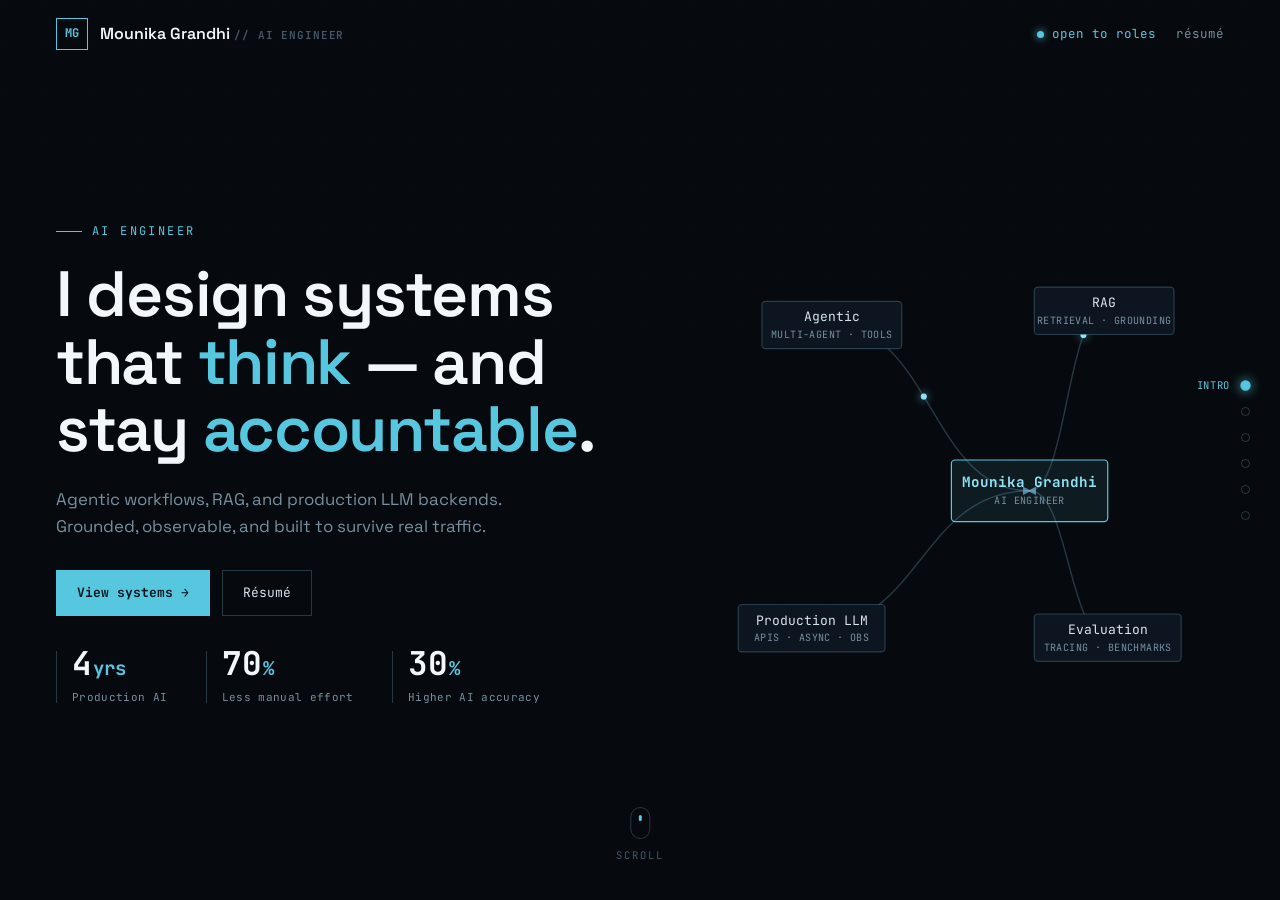
<file: index.html>
<!doctype html>
<html lang="en">
  <head>
    <meta charset="utf-8" />
    <meta name="viewport" content="width=device-width, initial-scale=1" />
    <title>Mounika Grandhi — AI Engineer | Agentic AI, RAG & Production LLM Systems</title>

    <!-- ── SEO ── -->
    <meta name="description" content="Mounika Grandhi is an AI Engineer in Hyderabad, India building agentic workflows, RAG systems, and production LLM backends — grounded, observable, and built for real traffic. 4 years of production AI experience across Inncircles and Infosys." />
    <meta name="keywords" content="Mounika Grandhi, AI Engineer, Agentic AI, RAG, LLM, Production AI, LangChain, LangGraph, Google ADK, MCP, Generative AI Engineer, Hyderabad" />
    <meta name="author" content="Mounika Grandhi" />
    <meta name="robots" content="index, follow, max-image-preview:large" />
    <meta name="theme-color" content="#06090d" />
    <link rel="canonical" href="https://mounikagrandhi.com/" />

    <!-- ── Open Graph ── -->
    <meta property="og:type" content="website" />
    <meta property="og:site_name" content="Mounika Grandhi" />
    <meta property="og:title" content="Mounika Grandhi — AI Engineer" />
    <meta property="og:description" content="Agentic workflows, RAG, and production LLM backends — grounded, observable, and built to survive real traffic." />
    <meta property="og:url" content="https://mounikagrandhi.com/" />
    <meta property="og:image" content="https://mounikagrandhi.com/assets/og-image.png" />
    <meta property="og:image:width" content="1200" />
    <meta property="og:image:height" content="630" />
    <meta property="og:image:alt" content="Mounika Grandhi — AI Engineer" />
    <meta property="og:locale" content="en_US" />

    <!-- ── Twitter ── -->
    <meta name="twitter:card" content="summary_large_image" />
    <meta name="twitter:title" content="Mounika Grandhi — AI Engineer" />
    <meta name="twitter:description" content="Agentic workflows, RAG, and production LLM backends — grounded, observable, and built to survive real traffic." />
    <meta name="twitter:image" content="https://mounikagrandhi.com/assets/og-image.png" />

    <!-- ── Structured data (schema.org Person) ── -->
    <script type="application/ld+json">
    {
      "@context": "https://schema.org",
      "@type": "Person",
      "name": "Mounika Grandhi",
      "jobTitle": "AI Engineer",
      "url": "https://mounikagrandhi.com/",
      "image": "https://mounikagrandhi.com/assets/og-image.png",
      "email": "mailto:grandhimounika29@gmail.com",
      "description": "AI Engineer building agentic workflows, RAG systems, and production LLM backends.",
      "address": { "@type": "PostalPlace", "addressLocality": "Hyderabad", "addressCountry": "India" },
      "sameAs": [
        "https://github.com/mouni298",
        "https://www.linkedin.com/in/mounika-grandhi"
      ],
      "knowsAbout": ["Agentic AI", "Retrieval-Augmented Generation", "Large Language Models", "Production AI", "LangChain", "LangGraph", "Model Context Protocol"],
      "worksFor": { "@type": "Organization", "name": "Inncircles" },
      "alumniOf": { "@type": "CollegeOrUniversity", "name": "SRKR Engineering College" }
    }
    </script>

    <link rel="icon" type="image/svg+xml" href="assets/favicon.svg" />
    <link rel="preconnect" href="https://fonts.googleapis.com" />
    <link rel="preconnect" href="https://fonts.gstatic.com" crossorigin />
    <link
      href="https://fonts.googleapis.com/css2?family=Space+Grotesk:wght@400;500;600;700&family=JetBrains+Mono:wght@400;500;700&display=swap"
      rel="stylesheet"
    />
    <style>
      :root {
        --bg: #06090d;
        --panel: #0a1119;
        --panel-2: #0d1620;
        --line: rgba(122, 180, 210, 0.14);
        --line-2: rgba(122, 180, 210, 0.28);
        --text: #d6e4ee;
        --head: #f1f7fb;
        --muted: #76909f;
        --dim: #46596a;
        --accent: #57c7e0;
        --accent-bright: #8fe3f5;
        --accent-rgb: 87, 199, 224;
        --on-accent: #04181f;
        --cyan: var(--accent);
        --cyan-bright: var(--accent-bright);
        --cyan-dim: rgba(var(--accent-rgb), 0.12);
        --sans: "Space Grotesk", ui-sans-serif, system-ui, sans-serif;
        --mono: "JetBrains Mono", ui-monospace, SFMono-Regular, Menlo, monospace;
        --ease: cubic-bezier(0.2, 1, 0.3, 1);
      }
      * { box-sizing: border-box; }
      html, body { margin: 0; height: 100%; }
      body {
        background: var(--bg);
        color: var(--text);
        font-family: var(--sans);
        font-size: 16px;
        line-height: 1.6;
        -webkit-font-smoothing: antialiased;
        overflow: hidden;
      }
      a { color: inherit; text-decoration: none; }
      h1, h2, h3 { font-weight: 600; color: var(--head); line-height: 1.06; margin: 0; text-wrap: balance; }
      :focus-visible { outline: 2px solid var(--accent); outline-offset: 3px; border-radius: 2px; }

      .grid-bg {
        position: fixed; inset: 0; z-index: 0; pointer-events: none; opacity: 0.4;
        background-image:
          linear-gradient(rgba(122,180,210,0.045) 1px, transparent 1px),
          linear-gradient(90deg, rgba(122,180,210,0.045) 1px, transparent 1px);
        background-size: 46px 46px;
        mask-image: radial-gradient(130% 100% at 50% 0%, #000 35%, transparent 85%);
      }
      #flow-field {
        position: fixed; inset: 0; z-index: 0; pointer-events: none;
        mask-image: radial-gradient(125% 95% at 50% 35%, #000 55%, transparent 100%);
        -webkit-mask-image: radial-gradient(125% 95% at 50% 35%, #000 55%, transparent 100%);
        opacity: 0; transition: opacity 0.6s ease;
      }

      .eyebrow {
        font-family: var(--mono); font-size: 12px; letter-spacing: 0.2em; text-transform: uppercase;
        color: var(--cyan); margin: 0; display: inline-flex; align-items: center; gap: 10px;
      }
      .eyebrow::before { content: ""; width: 26px; height: 1px; background: var(--cyan); display: inline-block; }
      .lead, .proj-desc, .span li { text-wrap: pretty; }

      /* ---------- top bar ---------- */
      .topbar {
        position: fixed; top: 0; left: 0; right: 0; z-index: 30;
        display: flex; align-items: center; justify-content: space-between;
        height: 68px; max-width: 1480px; margin: 0 auto; padding: 0 clamp(22px, 4.5vw, 56px);
        pointer-events: none;
      }
      .topbar > * { pointer-events: auto; }
      .brand { display: flex; align-items: center; gap: 12px; font-weight: 600; color: var(--head); white-space: nowrap; }
      .brand .mark {
        display: grid; place-items: center; width: 32px; height: 32px;
        border: 1px solid var(--cyan); color: var(--cyan); font-family: var(--mono); font-size: 12px; font-weight: 700;
      }
      .brand small { color: var(--dim); font-family: var(--mono); font-size: 11px; letter-spacing: 0.08em; }
      .top-right { display: flex; align-items: center; gap: 20px; font-family: var(--mono); font-size: 12.5px; color: var(--muted); }
      .top-right .status { display: inline-flex; align-items: center; gap: 8px; color: var(--cyan); white-space: nowrap; }
      .top-right .status i { width: 7px; height: 7px; border-radius: 50%; background: var(--cyan); box-shadow: 0 0 8px var(--cyan); }
      .top-right a { transition: color 0.18s ease; }
      .top-right a:hover { color: var(--text); }

      /* ---------- snap scroller ---------- */
      .snap {
        position: relative; z-index: 1;
        height: 100dvh; overflow-y: scroll; overflow-x: hidden;
        scroll-snap-type: y mandatory; scroll-behavior: smooth;
        scrollbar-width: none;
      }
      .snap::-webkit-scrollbar { display: none; }

      .page {
        position: relative;
        min-height: 100dvh;
        scroll-snap-align: start; scroll-snap-stop: always;
        display: flex; flex-direction: column; justify-content: center;
        padding: 92px clamp(22px, 4.5vw, 56px) clamp(48px, 8vh, 88px);
        max-width: 1480px; margin: 0 auto; width: 100%;
      }
      .page-num {
        position: absolute; top: clamp(70px, 11vh, 104px); right: clamp(20px, 6vw, 80px);
        font-family: var(--mono); font-size: clamp(5rem, 13vw, 12rem); font-weight: 700;
        line-height: 0.8; color: transparent;
        -webkit-text-stroke: 1px rgba(var(--accent-rgb), 0.09); pointer-events: none; user-select: none; z-index: 0;
      }
      .page-inner { position: relative; z-index: 1; width: 100%; }

      /* ---------- hero ---------- */
      .hero-inner { display: grid; grid-template-columns: 1.05fr 1fr; gap: clamp(24px, 4vw, 64px); align-items: center; }
      .hero h1 { font-size: clamp(2.3rem, 5vw, 4.2rem); letter-spacing: -0.02em; margin: 20px 0 0; }
      .hero h1 b { color: var(--cyan); font-weight: 600; }
      .hero .lead { color: var(--muted); max-width: 46ch; margin: 22px 0 0; font-size: 1.05rem; }
      .cta { display: flex; flex-wrap: wrap; gap: 12px; margin-top: 30px; }
      .btn {
        display: inline-flex; align-items: center; gap: 9px; height: 46px; padding: 0 20px;
        font-family: var(--mono); font-size: 13px; border: 1px solid var(--line-2); color: var(--text);
        transition: border-color 0.18s ease, color 0.18s ease, background 0.18s ease, transform 0.18s ease;
      }
      .btn:hover { border-color: var(--cyan); color: var(--cyan); background: var(--cyan-dim); transform: translateY(-2px); }
      .btn.primary { background: var(--cyan); color: var(--on-accent); border-color: var(--cyan); font-weight: 700; }
      .btn.primary:hover { background: var(--cyan-bright); color: var(--on-accent); }

      .graph-wrap { position: relative; }
      .graph { width: 100%; height: auto; display: block; overflow: visible; }
      .edge { fill: none; stroke: var(--line-2); stroke-width: 1.2; }
      .pkt { fill: var(--cyan-bright); filter: drop-shadow(0 0 4px var(--cyan)); opacity: 0; }
      .node-box { fill: var(--panel-2); stroke: var(--line-2); stroke-width: 1; }
      .node-box.core { fill: rgba(var(--accent-rgb),0.1); stroke: var(--cyan); }
      .node-label { font-family: var(--mono); font-size: 11px; fill: var(--text); }
      .node-label.core { fill: var(--cyan-bright); font-weight: 700; font-size: 12px; }
      .node-sub { font-family: var(--mono); font-size: 8.5px; fill: var(--muted); letter-spacing: 0.04em; }

      .scroll-hint {
        position: absolute; left: 50%; bottom: clamp(20px, 4vh, 40px); transform: translateX(-50%);
        display: flex; flex-direction: column; align-items: center; gap: 8px;
        font-family: var(--mono); font-size: 10.5px; letter-spacing: 0.18em; text-transform: uppercase; color: var(--dim);
      }
      .scroll-hint .m { width: 20px; height: 32px; border: 1px solid var(--line-2); border-radius: 12px; position: relative; }
      .scroll-hint .m::after { content: ""; position: absolute; left: 50%; top: 7px; width: 3px; height: 6px; border-radius: 2px; background: var(--cyan); transform: translateX(-50%); animation: wheel 1.6s var(--ease) infinite; }
      @keyframes wheel { 0% { opacity: 0; transform: translate(-50%, 0); } 30% { opacity: 1; } 100% { opacity: 0; transform: translate(-50%, 10px); } }

      /* ---------- project page ---------- */
      .proj-page .page-inner { max-width: 1080px; }
      .proj-head { display: flex; align-items: center; gap: 16px; flex-wrap: wrap; }
      .sys-id { font-family: var(--mono); font-size: 13px; color: var(--cyan); letter-spacing: 0.06em; }
      .kind { font-family: var(--mono); font-size: 11px; color: var(--muted); letter-spacing: 0.08em; text-transform: uppercase; }
      .badge {
        font-family: var(--mono); font-size: 10px; letter-spacing: 0.08em; text-transform: uppercase;
        color: var(--cyan); border: 1px solid var(--cyan); border-radius: 999px; padding: 3px 10px;
      }
      .proj-name { font-size: clamp(2rem, 5vw, 3.4rem); letter-spacing: -0.02em; margin: 14px 0 0; }
      .proj-one { color: var(--accent-bright); font-size: clamp(1.05rem, 1.8vw, 1.35rem); margin: 14px 0 0; max-width: 40ch; font-weight: 500; }
      .proj-desc { color: var(--muted); max-width: 62ch; margin: 18px 0 0; font-size: 1.02rem; }
      .repo { display: inline-flex; align-items: center; gap: 8px; font-family: var(--mono); font-size: 13px; color: var(--cyan); margin-top: 26px; transition: gap 0.2s ease, color 0.18s ease; }
      .repo:hover { color: var(--cyan-bright); gap: 13px; }

      /* pipeline (large, the centerpiece) */
      .pipe { display: flex; align-items: center; flex-wrap: wrap; gap: 0; margin: 30px 0 4px; }
      .pnode {
        font-family: var(--mono); font-size: 13px; color: var(--text);
        border: 1px solid var(--line-2); background: var(--panel-2); padding: 12px 18px; white-space: nowrap;
        position: relative; transition: border-color 0.18s ease, color 0.18s ease, transform 0.18s ease;
      }
      .proj-page.in .pnode { animation: nodeIn 0.5s var(--ease); }
      .proj-page.in .pnode:nth-child(1){ animation-delay: 0.15s } .proj-page.in .pnode:nth-child(3){ animation-delay: 0.27s }
      .proj-page.in .pnode:nth-child(5){ animation-delay: 0.39s } .proj-page.in .pnode:nth-child(7){ animation-delay: 0.51s }
      .proj-page.in .pnode:nth-child(9){ animation-delay: 0.63s } .proj-page.in .pnode:nth-child(11){ animation-delay: 0.75s }
      @keyframes nodeIn { from { opacity: 0.2; transform: translateY(8px) scale(0.97); } }
      .pnode:first-child { border-color: var(--cyan); color: var(--cyan-bright); background: var(--cyan-dim); }
      .pnode:hover { border-color: var(--cyan); transform: translateY(-2px); }
      .pconn { width: clamp(18px, 3.4vw, 46px); height: 1px; background: var(--line-2); position: relative; flex: 0 0 auto; }
      .pconn::after {
        content: ""; position: absolute; right: -1px; top: 50%; transform: translateY(-50%);
        border-left: 6px solid var(--line-2); border-top: 4px solid transparent; border-bottom: 4px solid transparent;
      }
      .pconn .flow {
        position: absolute; top: 50%; left: 0; width: 6px; height: 6px; margin-top: -3px; border-radius: 50%;
        background: var(--cyan-bright); box-shadow: 0 0 7px var(--cyan); opacity: 0;
      }
      .proj-page.in .pconn .flow { animation: flow 1.5s linear infinite; opacity: 1; }
      .sys-card:hover .pconn .flow { animation: flow 1.2s linear infinite; opacity: 1; }
      @keyframes flow { from { left: 0; } to { left: 100%; } }

      /* ---------- systems grid (one page, all projects) ---------- */
      .sys-grid { display: grid; grid-template-columns: 1fr 1fr; gap: 16px; }
      .sys-card {
        display: flex; flex-direction: column; border: 1px solid var(--line);
        background: linear-gradient(180deg, rgba(var(--accent-rgb),0.025), transparent 42%), var(--panel);
        padding: clamp(16px, 1.8vw, 24px);
        transition: border-color 0.2s ease, transform 0.24s var(--ease), box-shadow 0.24s ease;
      }
      .sys-card:hover { border-color: rgba(var(--accent-rgb),0.4); transform: translateY(-3px); box-shadow: 0 18px 40px -26px rgba(0,0,0,0.8), -2px 0 0 0 var(--cyan); }
      .sys-card-top { display: flex; align-items: center; gap: 12px; }
      .sys-card-top .kind { flex: 1; }
      .sys-card-top .go { color: var(--muted); font-family: var(--mono); font-size: 14px; transition: color 0.18s ease, transform 0.18s ease; }
      .sys-card:hover .go { color: var(--cyan); transform: translate(2px, -2px); }
      .sys-card h3 { font-size: clamp(1.1rem, 1.7vw, 1.45rem); margin: 11px 0 0; display: flex; align-items: center; gap: 10px; flex-wrap: wrap; }
      .sys-card .one { color: var(--muted); margin: 8px 0 0; font-size: 0.94rem; }
      .pipe.small { margin: 14px 0 4px; opacity: 0.9; transition: opacity 0.2s ease; }
      .pipe.small .pnode { font-size: 10px; padding: 5px 9px; color: var(--muted); border-color: var(--line); background: transparent; }
      .pipe.small .pnode:first-child { border-color: rgba(var(--accent-rgb), 0.45); color: var(--accent); background: transparent; }
      .pipe.small .pconn { width: clamp(8px, 1.4vw, 16px); background: var(--line); }
      .pipe.small .pconn::after { border-left-color: var(--line); border-left-width: 5px; border-top-width: 3px; border-bottom-width: 3px; }
      .sys-card:hover .pipe.small { opacity: 1; }
      .sys-card:hover .pipe.small .pnode { color: var(--text); border-color: var(--line-2); }
      .sys-card:hover .pipe.small .pnode:first-child { color: var(--cyan-bright); border-color: var(--cyan); }
      .sys-card .tags { margin-top: 12px; }
      .sys-card .tag { font-size: 10.5px; padding: 3px 8px; }

      .tags { display: flex; flex-wrap: wrap; gap: 8px; margin-top: 24px; }
      .tag { font-family: var(--mono); font-size: 11.5px; color: var(--muted); border: 1px solid var(--line); padding: 4px 11px; border-radius: 3px; }

      /* ---------- section header (shared) ---------- */
      .sec-head h2 { font-size: clamp(1.7rem, 3.6vw, 2.7rem); letter-spacing: -0.01em; margin: 16px 0 0; }
      .sec-head { margin-bottom: clamp(28px, 5vh, 52px); }

      /* ---------- experience ---------- */
      .trace { position: relative; padding-left: 30px; }
      .trace::before { content: ""; position: absolute; left: 7px; top: 8px; bottom: 8px; width: 1px; background: var(--line-2); }
      .span { position: relative; padding: 0 0 clamp(26px, 4vh, 44px); }
      .span:last-child { padding-bottom: 0; }
      .span::before {
        content: ""; position: absolute; left: -27px; top: 4px; width: 13px; height: 13px;
        border: 1px solid var(--cyan); background: var(--bg); box-shadow: 0 0 0 4px var(--bg);
      }
      .span.active::before { background: var(--cyan); box-shadow: 0 0 10px var(--cyan), 0 0 0 4px var(--bg); }
      .span .when { font-family: var(--mono); font-size: 12.5px; color: var(--cyan); }
      .span h3 { font-size: clamp(1.15rem, 2vw, 1.45rem); margin: 6px 0 2px; }
      .span .org { color: var(--muted); font-family: var(--mono); font-size: 12.5px; }
      .span ul { list-style: none; padding: 0; margin: 14px 0 0; display: grid; gap: 9px; }
      .span li { padding-left: 20px; position: relative; color: var(--muted); font-size: 0.98rem; }
      .span li::before { content: "▹"; position: absolute; left: 0; color: var(--cyan); }
      .span .chips { display: flex; gap: 8px; flex-wrap: wrap; margin-top: 14px; }

      /* ---------- stack (layered architecture) ---------- */
      .stack-layers { border-top: 1px solid var(--line); }
      .layer {
        display: grid; grid-template-columns: minmax(210px, 0.92fr) 2.3fr; gap: clamp(16px, 3vw, 52px);
        align-items: center; position: relative;
        padding: clamp(9px, 1.5vh, 18px) clamp(6px, 1vw, 18px);
        border-bottom: 1px solid var(--line);
        transition: background 0.28s ease, padding-left 0.28s var(--ease);
      }
      .layer::before {
        content: ""; position: absolute; left: 0; top: -1px; bottom: -1px; width: 2px;
        background: var(--cyan); transform: scaleY(0); transform-origin: top; transition: transform 0.3s var(--ease);
      }
      .layer:hover { background: linear-gradient(90deg, rgba(var(--accent-rgb), 0.06), transparent 72%); padding-left: clamp(12px, 1.8vw, 24px); }
      .layer:hover::before { transform: scaleY(1); }
      .layer-meta { display: flex; align-items: baseline; gap: 12px; }
      .layer-meta .lx { font-family: var(--mono); font-size: 12px; color: var(--cyan); }
      .layer-meta h4 { margin: 0; font-weight: 600; letter-spacing: -0.01em; color: var(--head); font-size: clamp(0.92rem, 1.4vw, 1.18rem); }
      .layer-meta .ct { font-family: var(--mono); font-size: 11px; color: var(--dim); margin-left: auto; }
      .layer-tools { display: flex; flex-wrap: wrap; gap: 8px; }
      .layer-tools span {
        font-family: var(--mono); font-size: 12.5px; color: var(--muted);
        border: 1px solid var(--line); padding: 7px 13px; border-radius: 4px;
        transition: color 0.16s ease, border-color 0.16s ease, background 0.16s ease, transform 0.16s ease;
      }
      .layer:hover .layer-tools span { border-color: var(--line-2); color: var(--text); }
      .layer-tools span:hover { border-color: var(--cyan); color: var(--cyan); background: var(--cyan-dim); transform: translateY(-2px); }

      /* ---------- hero stats ---------- */
      .stats { display: flex; gap: clamp(18px, 3vw, 40px); margin-top: 32px; flex-wrap: wrap; }
      .stats > div { position: relative; padding-left: 16px; }
      .stats > div::before { content: ""; position: absolute; left: 0; top: 3px; bottom: 3px; width: 1px; background: var(--line-2); }
      .stats b { display: block; font-family: var(--mono); font-weight: 700; font-size: clamp(1.5rem, 2.6vw, 2.05rem); color: var(--head); line-height: 1; }
      .stats b i { color: var(--cyan); font-style: normal; font-size: 0.58em; margin-left: 1px; }
      .stats small { display: block; font-family: var(--mono); font-size: 11px; color: var(--muted); letter-spacing: 0.03em; margin-top: 8px; }

      /* ---------- credentials ---------- */
      .cred-grid { display: grid; grid-template-columns: 1.5fr 1fr; gap: clamp(24px, 5vw, 64px); border-top: 1px solid var(--line); padding-top: clamp(22px, 4vh, 38px); }
      .cred-h { font-family: var(--mono); font-size: 11px; letter-spacing: 0.14em; text-transform: uppercase; color: var(--cyan); margin: 0 0 14px; }
      .cred-h2 { margin-top: clamp(22px, 4vh, 34px); }
      .cred-certs { display: grid; grid-template-columns: 1fr 1fr; gap: 0 clamp(20px, 3vw, 40px); }
      .cert { display: flex; gap: 11px; align-items: flex-start; padding: 11px 0; border-bottom: 1px solid var(--line); }
      .cert .ck { color: var(--cyan); font-family: var(--mono); font-size: 12px; line-height: 1.5; flex: 0 0 auto; }
      .cert .cn { color: var(--text); font-size: 0.94rem; line-height: 1.35; }
      .cert .cb { display: block; font-family: var(--mono); font-size: 10.5px; color: var(--muted); margin-top: 3px; letter-spacing: 0.02em; }
      .award { padding: 12px 0; border-bottom: 1px solid var(--line); }
      .award:first-child { padding-top: 0; }
      .award .at { color: var(--head); font-weight: 600; font-size: 1rem; }
      .award .am { font-family: var(--mono); font-size: 11.5px; color: var(--muted); margin-top: 4px; }
      .award .am b { color: var(--cyan); font-weight: 400; }
      .edu .ed { color: var(--head); font-weight: 600; font-size: 1rem; }
      .edu .em { font-family: var(--mono); font-size: 11.5px; color: var(--muted); margin-top: 4px; }

      /* ---------- contact ---------- */
      .contact h2 { font-size: clamp(2rem, 5.5vw, 4rem); max-width: 16ch; letter-spacing: -0.02em; margin: 16px 0 0; }
      .contact .links { display: flex; flex-wrap: wrap; gap: 12px; margin-top: clamp(26px, 4vh, 44px); }
      .contact .foot { margin-top: clamp(34px, 6vh, 60px); font-family: var(--mono); font-size: 12px; color: var(--dim); display: flex; gap: 18px; flex-wrap: wrap; }

      /* ---------- dot nav ---------- */
      .dotnav {
        position: fixed; right: clamp(14px, 2.4vw, 30px); top: 50%; transform: translateY(-50%); z-index: 30;
        display: flex; flex-direction: column; gap: 16px; align-items: flex-end;
      }
      .dot { position: relative; width: 10px; height: 10px; display: grid; place-items: center; cursor: pointer; background: none; border: 0; padding: 0; }
      .dot::after { content: ""; width: 7px; height: 7px; border-radius: 50%; border: 1px solid var(--line-2); transition: all 0.25s var(--ease); }
      .dot:hover::after { border-color: var(--cyan); }
      .dot.active::after { background: var(--cyan); border-color: var(--cyan); box-shadow: 0 0 10px var(--cyan); transform: scale(1.15); }
      .dot .lbl {
        position: absolute; right: 20px; top: 50%; transform: translateY(-50%) translateX(6px);
        font-family: var(--mono); font-size: 10.5px; letter-spacing: 0.06em; text-transform: uppercase; color: var(--muted);
        white-space: nowrap; opacity: 0; pointer-events: none; transition: opacity 0.2s ease, transform 0.2s ease;
      }
      .dot:hover .lbl, .dot.active .lbl { opacity: 1; transform: translateY(-50%) translateX(0); }
      .dot.active .lbl { color: var(--cyan); }

      /* progress bar */
      .progress { position: fixed; left: 0; top: 0; height: 2px; width: 0%; background: linear-gradient(90deg, var(--accent), var(--accent-bright)); z-index: 40; transition: width 0.15s linear; }

      /* ---------- entrance transitions ---------- */
      @media (prefers-reduced-motion: no-preference) {
        html.js .reveal { opacity: 0; transform: translateY(28px); transition: opacity 0.7s var(--ease), transform 0.7s var(--ease); }
        html.js .page.in .reveal { opacity: 1; transform: none; }
        html.js .page.in .reveal:nth-child(1) { transition-delay: 0.05s; }
        html.js .page.in .reveal:nth-child(2) { transition-delay: 0.13s; }
        html.js .page.in .reveal:nth-child(3) { transition-delay: 0.21s; }
        html.js .page.in .reveal:nth-child(4) { transition-delay: 0.29s; }
        html.js .page.in .reveal:nth-child(5) { transition-delay: 0.37s; }
        html.js .page.in .reveal:nth-child(6) { transition-delay: 0.45s; }
        html.js .hero-inner.reveal { transition-delay: 0s; }
        /* guaranteed-visible fallback: if the timeline is frozen (background tab,
           capture tools), this forces the end state instantly so content is never stuck hidden */
        html.js .reveal.shown { opacity: 1 !important; transform: none !important; transition: none !important; }
      }

      /* core breathing glow */
      @media (prefers-reduced-motion: no-preference) {
        .node-box.core { animation: coreGlow 3.2s ease-in-out infinite; }
        @keyframes coreGlow {
          0%, 100% { filter: drop-shadow(0 0 1px rgba(var(--accent-rgb), 0.2)); }
          50% { filter: drop-shadow(0 0 7px rgba(var(--accent-rgb), 0.55)); }
        }
      }

      /* ---------- responsive ---------- */
      @media (max-width: 1080px) { .brand small { display: none; } }
      @media (max-width: 880px) {
        .hero-inner { grid-template-columns: 1fr; gap: 28px; }
        .graph-wrap { order: -1; max-width: 420px; margin-inline: auto; }
        .page { padding-left: clamp(22px, 7vw, 56px); padding-right: clamp(22px, 7vw, 56px); }
        .dotnav { right: 12px; gap: 13px; }
        .dot .lbl { display: none; }
      }
      @media (max-width: 620px) {
        body { font-size: 15px; }
        /* full-page snap traps scrolling on phones where sections are taller
           than the screen — fall back to natural document scrolling */
        .snap { scroll-snap-type: none; -webkit-overflow-scrolling: touch; }
        .page { scroll-snap-stop: normal; scroll-snap-align: none; justify-content: flex-start; min-height: auto; padding-top: 92px; padding-bottom: clamp(40px, 8vh, 64px); }
        .hero.page { min-height: 100dvh; justify-content: center; }
        .pipe { flex-wrap: nowrap; overflow-x: auto; padding-bottom: 10px; scrollbar-width: none; min-width: 0; }
        .pipe::-webkit-scrollbar { display: none; }
        .sys-card { min-width: 0; }
        .sys-card .pipe.small { min-width: 0; max-width: 100%; }
        .pnode, .pconn { flex: 0 0 auto; }
        .page-num { font-size: 4.2rem; top: 74px; }
        .top-right .status span { display: none; }
        .scroll-hint { display: none; }
        .layer { grid-template-columns: 1fr; gap: 12px; align-items: start; padding-block: 18px; }
        .cred-grid { grid-template-columns: 1fr; gap: 28px; }
        .cred-certs { grid-template-columns: 1fr; }
        .sys-grid { grid-template-columns: 1fr; gap: 14px; }
      }

      @media (max-height: 720px) and (min-width: 621px) {
        .snap { scroll-snap-type: y proximity; }
        .page { justify-content: flex-start; padding-top: clamp(84px, 12vh, 100px); }
      }

      @media (prefers-reduced-motion: reduce) {
        .snap { scroll-behavior: auto; }
        .pkt { display: none; }
        .proj-page .pnode { animation: none; }
        .proj-page.in .pconn .flow { animation: none; opacity: 0; }
        * { transition-duration: 0.01ms !important; }
      }
    </style>
  </head>
  <body>
    <div class="grid-bg"></div>
    <div class="progress" id="progress"></div>

    <header class="topbar">
      <a class="brand" href="#hero" data-jump="0">
        <span class="mark">MG</span>
        <span>Mounika Grandhi <small>// AI&nbsp;ENGINEER</small></span>
      </a>
      <div class="top-right">
        <span class="status"><i></i> <span>open to roles</span></span>
        <a href="assets/Mounika_Grandhi_Resume.pdf" target="_blank" rel="noreferrer">résumé</a>
      </div>
    </header>

    <nav class="dotnav" id="dotnav" aria-label="Section navigation"></nav>

    <main class="snap" id="snap">
      <!-- hero -->
      <section class="page hero" id="hero" data-label="Intro">
        <div class="page-inner hero-inner reveal">
          <div>
            <p class="eyebrow">AI Engineer</p>
            <h1>I design systems that <b>think</b> — and stay <b>accountable</b>.</h1>
            <p class="lead">Agentic workflows, RAG, and production LLM backends. Grounded, observable, and built to survive real traffic.</p>
            <div class="cta">
              <a class="btn primary" data-jump href="#systems">View systems →</a>
              <a class="btn" href="assets/Mounika_Grandhi_Resume.pdf" target="_blank" rel="noreferrer">Résumé</a>
            </div>
            <div class="stats" id="heroStats"></div>
          </div>
          <div class="graph-wrap">
            <svg class="graph" viewBox="0 0 460 380" role="img" aria-label="Architecture diagram of Mounika's focus areas">
              <defs>
                <marker id="ah" viewBox="0 0 10 10" refX="8" refY="5" markerWidth="6" markerHeight="6" orient="auto-start-reverse">
                  <path d="M0 0 L10 5 L0 10 z" fill="rgba(122,180,210,0.45)" />
                </marker>
              </defs>
              <g id="edges"></g>
              <g id="packets"></g>
              <g id="nodes"></g>
            </svg>
          </div>
        </div>
        <div class="scroll-hint" aria-hidden="true"><span class="m"></span>Scroll</div>
      </section>

      <!-- project pages injected here -->

      <!-- experience -->
      <section class="page" id="experience" data-label="Experience">
        <span class="page-num" data-num></span>
        <div class="page-inner">
          <div class="sec-head reveal">
            <p class="eyebrow">Execution Trace</p>
            <h2>Production AI, two teams.</h2>
          </div>
          <div class="trace reveal" id="trace"></div>
        </div>
      </section>

      <!-- stack -->
      <section class="page" id="stack" data-label="Stack">
        <span class="page-num" data-num></span>
        <div class="page-inner">
          <div class="sec-head reveal">
            <p class="eyebrow">Stack Registry</p>
            <h2>The tools behind systems that ship.</h2>
          </div>
          <div class="stack-layers reveal" id="stackLayers"></div>
        </div>
      </section>

      <!-- credentials -->
      <section class="page" id="credentials" data-label="Credentials">
        <span class="page-num" data-num></span>
        <div class="page-inner">
          <div class="sec-head reveal">
            <p class="eyebrow">Credentials</p>
            <h2>Certified, recognized, grounded.</h2>
          </div>
          <div class="cred-grid reveal">
            <div class="cred-col">
              <h4 class="cred-h">Certifications</h4>
              <div class="cred-certs" id="credCerts"></div>
            </div>
            <div class="cred-col">
              <h4 class="cred-h">Awards</h4>
              <div id="credAwards"></div>
              <h4 class="cred-h cred-h2">Education</h4>
              <div id="credEdu"></div>
            </div>
          </div>
        </div>
      </section>

      <!-- contact -->
      <section class="page contact" id="contact" data-label="Contact">
        <span class="page-num" data-num></span>
        <div class="page-inner">
          <p class="eyebrow reveal">Connect</p>
          <h2 class="reveal">Let's build AI that has to work in the real world.</h2>
          <div class="links reveal" id="contactLinks"></div>
          <div class="foot reveal">
            <span>Mounika Grandhi — AI Engineer</span>
            <span>Hyderabad, India · 2026</span>
          </div>
        </div>
      </section>
    </main>

    <script src="data.js"></script>
    <script>
      const MG = window.MG;
      document.documentElement.classList.add("js");
      const reduceMotion = window.matchMedia("(prefers-reduced-motion: reduce)").matches;
      const snap = document.getElementById("snap");

      /* ---------- hero graph ---------- */
      (function graph() {
        const core = { x: 230, y: 190, w: 132, h: 52, label: "Mounika Grandhi", sub: "AI ENGINEER", core: true };
        const sats = [
          { x: 70, y: 56, w: 118, h: 40, label: "Agentic", sub: "MULTI-AGENT · TOOLS" },
          { x: 300, y: 44, w: 118, h: 40, label: "RAG", sub: "RETRIEVAL · GROUNDING" },
          { x: 50, y: 312, w: 124, h: 40, label: "Production LLM", sub: "APIS · ASYNC · OBS" },
          { x: 300, y: 320, w: 124, h: 40, label: "Evaluation", sub: "TRACING · BENCHMARKS" },
        ];
        const cx = core.x + core.w / 2, cy = core.y + core.h / 2;
        const edges = document.getElementById("edges");
        const packets = document.getElementById("packets");
        const nodes = document.getElementById("nodes");
        const NS = "http://www.w3.org/2000/svg";

        function box(n) {
          const g = document.createElementNS(NS, "g");
          const r = document.createElementNS(NS, "rect");
          r.setAttribute("x", n.x); r.setAttribute("y", n.y);
          r.setAttribute("width", n.w); r.setAttribute("height", n.h); r.setAttribute("rx", 3);
          r.setAttribute("class", "node-box" + (n.core ? " core" : ""));
          g.appendChild(r);
          const t = document.createElementNS(NS, "text");
          t.setAttribute("x", n.x + n.w / 2); t.setAttribute("y", n.y + (n.sub ? n.h / 2 - 3 : n.h / 2 + 4));
          t.setAttribute("text-anchor", "middle");
          t.setAttribute("class", "node-label" + (n.core ? " core" : ""));
          t.textContent = n.label; g.appendChild(t);
          if (n.sub) {
            const s = document.createElementNS(NS, "text");
            s.setAttribute("x", n.x + n.w / 2); s.setAttribute("y", n.y + n.h / 2 + 11);
            s.setAttribute("text-anchor", "middle"); s.setAttribute("class", "node-sub");
            s.textContent = n.sub; g.appendChild(s);
          }
          return g;
        }
        sats.forEach((n, i) => {
          const sx = n.x + n.w / 2, sy = n.y + n.h / 2;
          const path = document.createElementNS(NS, "path");
          path.setAttribute("d", `M ${sx} ${sy} C ${(sx + cx) / 2} ${sy}, ${(sx + cx) / 2} ${cy}, ${cx} ${cy}`);
          path.setAttribute("class", "edge"); path.setAttribute("marker-end", "url(#ah)"); path.setAttribute("id", "edge" + i);
          edges.appendChild(path);
          if (!reduceMotion) {
            const dot = document.createElementNS(NS, "circle");
            dot.setAttribute("r", "2.6"); dot.setAttribute("class", "pkt");
            const dur = (2.4 + i * 0.5), begin = (i * 0.6) + "s";
            const am = document.createElementNS(NS, "animateMotion");
            am.setAttribute("dur", dur + "s"); am.setAttribute("repeatCount", "indefinite"); am.setAttribute("begin", begin);
            const mp = document.createElementNS(NS, "mpath");
            mp.setAttributeNS("http://www.w3.org/1999/xlink", "href", "#edge" + i);
            am.appendChild(mp); dot.appendChild(am);
            const fade = document.createElementNS(NS, "animate");
            fade.setAttribute("attributeName", "opacity");
            fade.setAttribute("dur", dur + "s"); fade.setAttribute("repeatCount", "indefinite"); fade.setAttribute("begin", begin);
            fade.setAttribute("keyTimes", "0;0.12;0.78;1");
            fade.setAttribute("values", "0;1;1;0");
            dot.appendChild(fade);
            packets.appendChild(dot);
          }
        });
        sats.forEach((n) => nodes.appendChild(box(n)));
        nodes.appendChild(box(core));
      })();

      /* ---------- systems page (all projects in one grid) ---------- */
      const heroEl = document.getElementById("hero");
      (function buildSystems() {
        const cards = MG.projects.map((p) => {
          const pipe = p.nodes
            .map((n, i) => `${i ? '<span class="pconn"><span class="flow"></span></span>' : ""}<span class="pnode">${n}</span>`)
            .join("");
          return `
            <a class="sys-card" href="${p.repo}" target="_blank" rel="noreferrer" aria-label="${p.name} repository">
              <div class="sys-card-top">
                <span class="sys-id">SYS-0${p.id}</span>
                <span class="kind">${p.kind}</span>
                <span class="go" aria-hidden="true">↗</span>
              </div>
              <h3>${p.name} ${p.status ? `<span class="badge">${p.status}</span>` : ""}</h3>
              <p class="one">${p.one}</p>
              <div class="pipe small">${pipe}</div>
              <div class="tags">${p.tags.map((t) => `<span class="tag">${t}</span>`).join("")}</div>
            </a>`;
        }).join("");
        const sec = document.createElement("section");
        sec.className = "page";
        sec.id = "systems";
        sec.setAttribute("data-label", "Systems");
        sec.innerHTML = `
          <span class="page-num" data-num></span>
          <div class="page-inner">
            <div class="sec-head reveal">
              <p class="eyebrow">Selected Systems</p>
              <h2>Working architecture over polished demos.</h2>
            </div>
            <div class="sys-grid reveal">${cards}</div>
          </div>`;
        heroEl.after(sec);
      })();

      /* ---------- experience ---------- */
      const trace = document.getElementById("trace");
      MG.experience.forEach((e, i) => {
        const el = document.createElement("div");
        el.className = "span" + (i === 0 ? " active" : "");
        el.innerHTML = `
          <div class="when">${e.when}</div>
          <h3>${e.role}</h3>
          <div class="org">${e.org}</div>
          <ul>${e.points.map((pt) => `<li>${pt}</li>`).join("")}</ul>
          <div class="chips">${e.tags.map((t) => `<span class="tag">${t}</span>`).join("")}</div>`;
        trace.appendChild(el);
      });

      /* ---------- stack (layered) ---------- */
      const stackLayers = document.getElementById("stackLayers");
      MG.stack.forEach((g, i) => {
        const el = document.createElement("div");
        el.className = "layer";
        el.innerHTML = `
          <div class="layer-meta">
            <span class="lx">L0${i + 1}</span>
            <h4>${g.group}</h4>
          </div>
          <div class="layer-tools">${g.items.map((t) => `<span>${t}</span>`).join("")}</div>`;
        stackLayers.appendChild(el);
      });

      /* ---------- hero stats ---------- */
      const heroStats = document.getElementById("heroStats");
      (MG.metrics || []).forEach((m) => {
        const d = document.createElement("div");
        d.innerHTML = `<b>${m.v}<i>${m.u}</i></b><small>${m.l}</small>`;
        heroStats.appendChild(d);
      });

      /* ---------- credentials ---------- */
      const credCerts = document.getElementById("credCerts");
      (MG.certifications || []).forEach((c) => {
        const el = document.createElement("div");
        el.className = "cert";
        el.innerHTML = `<span class="ck">✓</span><div><div class="cn">${c.name}</div><div class="cb">${c.by}</div></div>`;
        credCerts.appendChild(el);
      });
      const credAwards = document.getElementById("credAwards");
      (MG.awards || []).forEach((a) => {
        const el = document.createElement("div");
        el.className = "award";
        el.innerHTML = `<div class="at">${a.title}</div><div class="am">${a.org} · <b>${a.when}</b></div>`;
        credAwards.appendChild(el);
      });
      const credEdu = document.getElementById("credEdu");
      (MG.education || []).forEach((e) => {
        const el = document.createElement("div");
        el.className = "edu";
        el.innerHTML = `<div class="ed">${e.degree}</div><div class="em">${e.org} · ${e.when} · ${e.note}</div>`;
        credEdu.appendChild(el);
      });

      /* ---------- contact ---------- */
      const cl = document.getElementById("contactLinks");
      [["Email", "mailto:" + MG.email, true], ["GitHub", MG.github], ["LinkedIn", MG.linkedin], ["Résumé", MG.resume]]
        .forEach(([label, href, primary]) => {
          const a = document.createElement("a");
          a.className = "btn" + (primary ? " primary" : "");
          a.href = href; a.textContent = label;
          if (!href.startsWith("mailto")) { a.target = "_blank"; a.rel = "noreferrer"; }
          cl.appendChild(a);
        });

      /* ---------- page indexing, numbers, dot nav ---------- */
      const pages = [...document.querySelectorAll(".page")];
      pages.forEach((pg, i) => {
        const num = pg.querySelector("[data-num]");
        if (num) num.textContent = String(i + 1).padStart(2, "0");
      });

      const dotnav = document.getElementById("dotnav");
      pages.forEach((pg, i) => {
        const b = document.createElement("button");
        b.className = "dot";
        b.setAttribute("aria-label", pg.dataset.label || "Section " + (i + 1));
        b.innerHTML = `<span class="lbl">${pg.dataset.label || ""}</span>`;
        b.addEventListener("click", () => pg.scrollIntoView({ behavior: reduceMotion ? "auto" : "smooth" }));
        dotnav.appendChild(b);
      });
      const dots = [...dotnav.children];

      /* jump links (brand, CTA) */
      document.querySelectorAll("[data-jump]").forEach((el) => {
        el.addEventListener("click", (e) => {
          e.preventDefault();
          const t = el.getAttribute("href");
          const target = t && document.querySelector(t);
          if (target) target.scrollIntoView({ behavior: reduceMotion ? "auto" : "smooth" });
        });
      });

      /* ---------- active page + reveal via IntersectionObserver ---------- */
      const io = new IntersectionObserver(
        (entries) => {
          entries.forEach((e) => {
            if (e.isIntersecting) {
              e.target.classList.add("in");
              // safety net: ensure content is visible even if the animation
              // timeline is frozen (background tab / capture tools)
              const reveals = e.target.querySelectorAll(".reveal");
              setTimeout(() => reveals.forEach((r) => r.classList.add("shown")), 820);
              const i = pages.indexOf(e.target);
              dots.forEach((d, di) => d.classList.toggle("active", di === i));
              const ff = document.getElementById("flow-field");
              if (ff) ff.style.opacity = i === 0 ? "0" : "1";
            }
          });
        },
        { root: snap, threshold: 0.5 }
      );
      pages.forEach((pg) => io.observe(pg));
      // ensure first page is revealed immediately
      pages[0].classList.add("in");
      dots[0].classList.add("active");

      /* ---------- progress bar + scroll-driven active/reveal (fallback for IO) ---------- */
      const progress = document.getElementById("progress");
      function revealPage(pg) {
        if (!pg.classList.contains("in")) {
          pg.classList.add("in");
          const reveals = pg.querySelectorAll(".reveal");
          setTimeout(() => reveals.forEach((r) => r.classList.add("shown")), 820);
        }
      }
      let ticking = false;
      const flowField = document.getElementById("flow-field");
      function onScroll() {
        const max = snap.scrollHeight - snap.clientHeight;
        progress.style.width = (max > 0 ? (snap.scrollTop / max) * 100 : 0) + "%";
        const center = snap.scrollTop + snap.clientHeight / 2;
        let idx = 0;
        for (let k = 0; k < pages.length; k++) { if (pages[k].offsetTop <= center) idx = k; }
        dots.forEach((d, di) => d.classList.toggle("active", di === idx));
        revealPage(pages[idx]);
        if (pages[idx + 1]) revealPage(pages[idx + 1]); // pre-reveal next for snap
        // starfield hidden on the intro/hero page, visible from the systems page on
        if (flowField) flowField.style.opacity = idx === 0 ? "0" : "1";
        ticking = false;
      }
      snap.addEventListener("scroll", () => {
        if (!ticking) { ticking = true; requestAnimationFrame(onScroll); }
      }, { passive: true });

      /* ---------- keyboard nav ---------- */
      window.addEventListener("keydown", (e) => {
        const cur = dots.findIndex((d) => d.classList.contains("active"));
        if (e.key === "ArrowDown" || e.key === "PageDown") { e.preventDefault(); pages[Math.min(pages.length - 1, cur + 1)].scrollIntoView({ behavior: reduceMotion ? "auto" : "smooth" }); }
        if (e.key === "ArrowUp" || e.key === "PageUp") { e.preventDefault(); pages[Math.max(0, cur - 1)].scrollIntoView({ behavior: reduceMotion ? "auto" : "smooth" }); }
      });
    </script>

    <script>
      /* ---------- starfield background (removed) ---------- */
    </script>
  </body>
</html>
</file>
